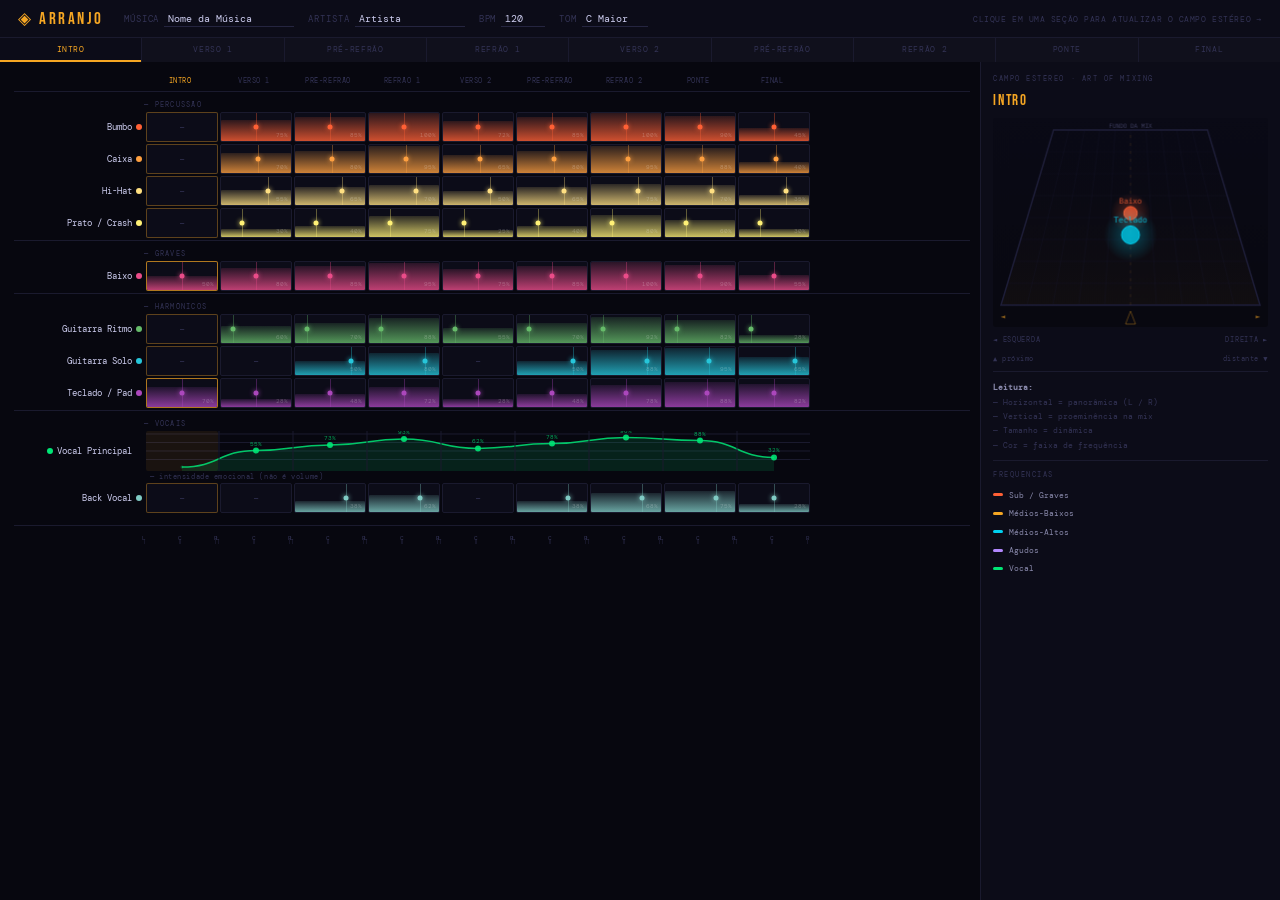
<file: src/html/arranjo_musical.html>
<!DOCTYPE html>
<html lang="pt-BR">
<head>
<meta charset="UTF-8">
<meta name="viewport" content="width=device-width, initial-scale=1.0">
<title>Diagrama de Arranjo Musical</title>
<link href="https://fonts.googleapis.com/css2?family=Bebas+Neue&family=DM+Mono:wght@300;400;500&display=swap" rel="stylesheet">
<style>
  :root {
    --bg: #07070f;
    --surface: #0c0c18;
    --surface2: #10101c;
    --border: #1a1a2e;
    --border2: #252540;
    --amber: #f5a623;
    --amber-dim: rgba(245,166,35,0.15);
    --cyan: #00d0f0;
    --text: #8888aa;
    --text-bright: #ccccee;
    --dim: #333355;
  }
  * { box-sizing: border-box; margin: 0; padding: 0; }
  body {
    background: var(--bg);
    color: var(--text);
    font-family: 'DM Mono', monospace;
    height: 100vh;
    display: flex;
    flex-direction: column;
    overflow: hidden;
  }

  /* ── HEADER ── */
  header {
    display: flex;
    align-items: center;
    gap: 20px;
    padding: 8px 18px;
    border-bottom: 1px solid var(--border);
    background: var(--surface);
    flex-shrink: 0;
  }
  .logo {
    font-family: 'Bebas Neue', sans-serif;
    font-size: 17px;
    letter-spacing: 0.15em;
    color: var(--amber);
    flex-shrink: 0;
  }
  .song-meta { display: flex; gap: 14px; align-items: center; flex-wrap: wrap; }
  .mf { display: flex; align-items: center; gap: 5px; font-size: 9px; }
  .ml { color: var(--dim); text-transform: uppercase; letter-spacing: 0.1em; }
  .mv {
    background: transparent; border: none;
    border-bottom: 1px solid var(--border2);
    color: var(--text-bright); font-family: 'DM Mono', monospace;
    font-size: 10px; padding: 1px 4px; outline: none;
    transition: border-color .2s;
  }
  .mv:focus { border-color: var(--amber); }
  .hint { margin-left: auto; font-size: 8px; color: var(--dim); letter-spacing: .07em; }

  /* ── SECTIONS BAR ── */
  .sections-bar {
    display: flex; gap: 1px; padding: 0;
    background: var(--border); flex-shrink: 0; overflow-x: auto;
  }
  .stab {
    flex: 1; min-width: 64px; padding: 6px 4px;
    text-align: center; font-size: 8px; letter-spacing: .08em; text-transform: uppercase;
    cursor: pointer; background: var(--surface2); color: var(--dim);
    transition: all .15s; border-bottom: 2px solid transparent;
    white-space: nowrap; overflow: hidden; text-overflow: ellipsis;
    user-select: none;
  }
  .stab:hover { color: var(--text); background: var(--surface); }
  .stab.active { color: var(--amber); background: var(--surface); border-bottom-color: var(--amber); }

  /* ── MAIN ── */
  .main { display: flex; flex: 1; overflow: hidden; }

  /* ── TIMELINE ── */
  .timeline-panel {
    flex: 1; overflow-y: auto; overflow-x: auto;
    padding: 14px 10px 14px 14px;
    display: flex; flex-direction: column; gap: 0;
  }

  .th-row {
    display: flex; gap: 2px; margin-bottom: 6px;
    padding-left: 130px; min-width: max-content;
  }
  .th-cell {
    width: 72px; flex-shrink: 0;
    text-align: center; font-size: 7px; letter-spacing: .08em;
    text-transform: uppercase; color: var(--dim); transition: color .15s;
  }
  .th-cell.active { color: var(--amber); }

  .grp-label {
    font-size: 7px; letter-spacing: .18em; text-transform: uppercase;
    color: var(--dim); padding: 8px 0 3px 130px; border-top: 1px solid var(--border);
    min-width: max-content;
  }
  .grp-label:first-of-type { border-top: none; }

  .inst-row {
    display: flex; align-items: center; gap: 4px;
    margin-bottom: 2px; min-width: max-content;
  }
  .inst-name {
    width: 118px; text-align: right; font-size: 9px;
    color: var(--text-bright); white-space: nowrap; flex-shrink: 0;
  }
  .inst-dot { width: 6px; height: 6px; border-radius: 50%; flex-shrink: 0; }

  .cells-track { display: flex; gap: 2px; }

  /* regular cell */
  .icell {
    width: 72px; height: 30px; flex-shrink: 0;
    border: 1px solid var(--border); border-radius: 2px;
    background: var(--surface); position: relative; overflow: hidden;
    cursor: pointer; transition: border-color .15s;
  }
  .icell:hover { border-color: var(--border2); }
  .icell.acol { border-color: rgba(245,166,35,.35); }
  .icell.acol.has-c { border-color: rgba(245,166,35,.7); }

  .dyn-bar {
    position: absolute; bottom: 0; left: 0; right: 0;
    border-radius: 1px 1px 0 0; transition: height .3s ease;
  }
  .pan-dot {
    position: absolute; width: 5px; height: 5px; border-radius: 50%;
    top: 50%; transform: translate(-50%, -50%);
    transition: left .3s ease;
  }
  .pan-vline {
    position: absolute; top: 0; bottom: 0; width: 1px; opacity: .35;
    transition: left .3s ease;
  }
  .mute-dash {
    position: absolute; inset: 0; display: flex; align-items: center;
    justify-content: center; font-size: 7px; color: var(--dim);
  }

  /* vocal cell */
  .vcell {
    width: 72px; height: 30px; flex-shrink: 0;
    border: 1px solid var(--border); border-radius: 2px;
    background: var(--surface); position: relative; overflow: hidden;
    cursor: pointer; transition: border-color .15s;
  }
  .vcell.acol { border-color: rgba(0,208,240,.5); }
  .vcell svg { width: 100%; height: 100%; display: block; }

  /* vocal intensity row (continuous curve) */
  .vocal-curve-row {
    display: flex; align-items: center; gap: 4px; margin-bottom: 2px;
    min-width: max-content;
  }
  .vocal-curve-label {
    width: 118px; text-align: right; font-size: 9px;
    color: var(--text-bright); flex-shrink: 0;
    display: flex; align-items: center; gap: 4px; justify-content: flex-end;
  }
  .vocal-curve-track {
    position: relative; height: 40px; flex: 1; min-width: 0;
  }
  .vocal-curve-track svg { display: block; }

  /* ── STEREO PANEL ── */
  .stereo-panel {
    width: 300px; flex-shrink: 0;
    border-left: 1px solid var(--border);
    background: var(--surface);
    display: flex; flex-direction: column;
    padding: 12px; gap: 8px; overflow-y: auto;
  }
  .ptitle {
    font-size: 7px; letter-spacing: .22em; text-transform: uppercase;
    color: var(--dim);
  }
  .sec-label-big {
    font-family: 'Bebas Neue', sans-serif;
    font-size: 15px; letter-spacing: .12em; color: var(--amber);
  }
  #stereoCanvas { width: 100%; display: block; border-radius: 3px; }
  .stereo-lr {
    display: flex; justify-content: space-between;
    font-size: 7px; color: var(--dim); letter-spacing: .1em;
  }
  .stereo-dept {
    display: flex; justify-content: space-between;
    font-size: 7px; color: var(--dim); letter-spacing: .07em;
    flex-direction: column; gap: 2px;
  }
  .tip-block {
    border-top: 1px solid var(--border); padding-top: 8px;
    font-size: 8px; color: var(--dim); line-height: 1.8;
  }
  .tip-block strong { color: var(--text); }
  .freq-legend { display: flex; flex-direction: column; gap: 4px; }
  .freq-item { display: flex; align-items: center; gap: 6px; font-size: 8px; color: var(--text); }
  .freq-pill { width: 10px; height: 3px; border-radius: 2px; flex-shrink: 0; }

  ::-webkit-scrollbar { width: 3px; height: 3px; }
  ::-webkit-scrollbar-track { background: transparent; }
  ::-webkit-scrollbar-thumb { background: var(--border2); border-radius: 2px; }
</style>
</head>
<body>

<header>
  <div class="logo">◈ ARRANJO</div>
  <div class="song-meta">
    <div class="mf"><span class="ml">Música</span><input class="mv" style="width:130px" value="Nome da Música"></div>
    <div class="mf"><span class="ml">Artista</span><input class="mv" style="width:110px" value="Artista"></div>
    <div class="mf"><span class="ml">BPM</span><input class="mv" style="width:44px" value="120"></div>
    <div class="mf"><span class="ml">Tom</span><input class="mv" style="width:66px" value="C Maior"></div>
  </div>
  <div class="hint">CLIQUE EM UMA SEÇÃO PARA ATUALIZAR O CAMPO ESTÉREO →</div>
</header>

<div class="sections-bar" id="sectionsBar"></div>

<div class="main">
  <div class="timeline-panel" id="timelinePanel"></div>
  <div class="stereo-panel">
    <div class="ptitle">Campo Estéreo · Art of Mixing</div>
    <div class="sec-label-big" id="stereoLabel">INTRO</div>
    <canvas id="stereoCanvas" width="276" height="210"></canvas>
    <div class="stereo-lr"><span>◄ ESQUERDA</span><span>DIREITA ►</span></div>
    <div style="font-size:7px;color:var(--dim);letter-spacing:.07em;display:flex;justify-content:space-between;margin-top:2px">
      <span>▲ próximo</span><span>distante ▼</span>
    </div>
    <div class="tip-block">
      <strong>Leitura:</strong><br>
      — Horizontal = panorâmica (L / R)<br>
      — Vertical = proeminência na mix<br>
      — Tamanho = dinâmica<br>
      — Cor = faixa de frequência
    </div>
    <div class="tip-block">
      <div class="ptitle" style="margin-bottom:6px">Frequências</div>
      <div class="freq-legend">
        <div class="freq-item"><div class="freq-pill" style="background:#ff6035"></div>Sub / Graves</div>
        <div class="freq-item"><div class="freq-pill" style="background:#f5a623"></div>Médios-Baixos</div>
        <div class="freq-item"><div class="freq-pill" style="background:#00d0f0"></div>Médios-Altos</div>
        <div class="freq-item"><div class="freq-pill" style="background:#b388ff"></div>Agudos</div>
        <div class="freq-item"><div class="freq-pill" style="background:#00e676"></div>Vocal</div>
      </div>
    </div>
  </div>
</div>

<script>
// ────────────────────────────────────────────────────
// DATA
// ────────────────────────────────────────────────────
const SECTIONS = [
  'Intro','Verso 1','Pré-Refrão','Refrão 1',
  'Verso 2','Pré-Refrão','Refrão 2','Ponte','Final'
];

// pan: -1 (hard L) → 0 (center) → +1 (hard R)
// dyn: 0 (mudo) → 1 (pleno)
// prom: 0 (fundo da mix) → 1 (frente/protagonista) — para profundidade no campo estéreo

const GROUPS = [
  { label: 'Percussão', instruments: [
    { id:'kick', name:'Bumbo', color:'#ff6035', freq:'sub', data:[
      {pan:0,   dyn:0,    prom:0   },
      {pan:0,   dyn:0.75, prom:0.72},
      {pan:0,   dyn:0.85, prom:0.8 },
      {pan:0,   dyn:1.0,  prom:0.9 },
      {pan:0,   dyn:0.72, prom:0.68},
      {pan:0,   dyn:0.85, prom:0.8 },
      {pan:0,   dyn:1.0,  prom:0.95},
      {pan:0,   dyn:0.9,  prom:0.85},
      {pan:0,   dyn:0.45, prom:0.4 },
    ]},
    { id:'snare', name:'Caixa', color:'#ffa040', freq:'low-mid', data:[
      {pan:0.05,dyn:0,    prom:0   },
      {pan:0.05,dyn:0.7,  prom:0.65},
      {pan:0.05,dyn:0.8,  prom:0.75},
      {pan:0.05,dyn:0.95, prom:0.88},
      {pan:0.05,dyn:0.65, prom:0.6 },
      {pan:0.05,dyn:0.8,  prom:0.75},
      {pan:0.05,dyn:0.95, prom:0.9 },
      {pan:0.05,dyn:0.88, prom:0.82},
      {pan:0.05,dyn:0.4,  prom:0.38},
    ]},
    { id:'hihat', name:'Hi-Hat', color:'#ffe082', freq:'high', data:[
      {pan:0.35, dyn:0,    prom:0   },
      {pan:0.35, dyn:0.55, prom:0.38},
      {pan:0.35, dyn:0.65, prom:0.48},
      {pan:0.35, dyn:0.7,  prom:0.58},
      {pan:0.35, dyn:0.5,  prom:0.35},
      {pan:0.35, dyn:0.65, prom:0.48},
      {pan:0.35, dyn:0.75, prom:0.62},
      {pan:0.35, dyn:0.7,  prom:0.58},
      {pan:0.35, dyn:0.35, prom:0.28},
    ]},
    { id:'crash', name:'Prato / Crash', color:'#fff176', freq:'high', data:[
      {pan:-0.4, dyn:0,    prom:0   },
      {pan:-0.4, dyn:0.3,  prom:0.2 },
      {pan:-0.4, dyn:0.4,  prom:0.3 },
      {pan:-0.4, dyn:0.75, prom:0.62},
      {pan:-0.4, dyn:0.25, prom:0.18},
      {pan:-0.4, dyn:0.4,  prom:0.3 },
      {pan:-0.4, dyn:0.8,  prom:0.68},
      {pan:-0.4, dyn:0.6,  prom:0.5 },
      {pan:-0.4, dyn:0.3,  prom:0.22},
    ]},
  ]},
  { label: 'Graves', instruments: [
    { id:'bass', name:'Baixo', color:'#ea4c89', freq:'sub', data:[
      {pan:0, dyn:0.5,  prom:0.45},
      {pan:0, dyn:0.8,  prom:0.78},
      {pan:0, dyn:0.85, prom:0.83},
      {pan:0, dyn:0.95, prom:0.92},
      {pan:0, dyn:0.75, prom:0.72},
      {pan:0, dyn:0.85, prom:0.83},
      {pan:0, dyn:1.0,  prom:0.98},
      {pan:0, dyn:0.9,  prom:0.88},
      {pan:0, dyn:0.55, prom:0.5 },
    ]},
  ]},
  { label: 'Harmônicos', instruments: [
    { id:'gtr_r', name:'Guitarra Ritmo', color:'#66bb6a', freq:'high-mid', data:[
      {pan:-0.65,dyn:0,   prom:0   },
      {pan:-0.65,dyn:0.6, prom:0.5 },
      {pan:-0.65,dyn:0.7, prom:0.6 },
      {pan:-0.65,dyn:0.88,prom:0.78},
      {pan:-0.65,dyn:0.55,prom:0.45},
      {pan:-0.65,dyn:0.7, prom:0.6 },
      {pan:-0.65,dyn:0.92,prom:0.82},
      {pan:-0.65,dyn:0.82,prom:0.72},
      {pan:-0.65,dyn:0.28,prom:0.22},
    ]},
    { id:'gtr_l', name:'Guitarra Solo', color:'#26c6da', freq:'high-mid', data:[
      {pan:0.6,  dyn:0,    prom:0   },
      {pan:0.6,  dyn:0,    prom:0   },
      {pan:0.6,  dyn:0.5,  prom:0.4 },
      {pan:0.6,  dyn:0.8,  prom:0.7 },
      {pan:0.6,  dyn:0,    prom:0   },
      {pan:0.6,  dyn:0.5,  prom:0.4 },
      {pan:0.6,  dyn:0.88, prom:0.78},
      {pan:0.25, dyn:0.95, prom:0.9 },
      {pan:0.6,  dyn:0.65, prom:0.55},
    ]},
    { id:'keys', name:'Teclado / Pad', color:'#ab47bc', freq:'high-mid', data:[
      {pan:0.0,  dyn:0.7,  prom:0.58},
      {pan:0.0,  dyn:0.28, prom:0.22},
      {pan:0.0,  dyn:0.48, prom:0.38},
      {pan:0.0,  dyn:0.72, prom:0.62},
      {pan:0.0,  dyn:0.28, prom:0.22},
      {pan:0.0,  dyn:0.48, prom:0.38},
      {pan:0.0,  dyn:0.78, prom:0.68},
      {pan:0.2,  dyn:0.88, prom:0.8 },
      {pan:0.0,  dyn:0.82, prom:0.75},
    ]},
  ]},
  { label: 'Vocais', instruments: [
    {
      id:'vocal', name:'Vocal Principal', color:'#00e676', freq:'vocal',
      isVocal: true,
      data:[
        {pan:0, dyn:0,    intensity:0   },
        {pan:0, dyn:0.72, intensity:0.55},
        {pan:0, dyn:0.82, intensity:0.73},
        {pan:0, dyn:0.92, intensity:0.93},
        {pan:0, dyn:0.67, intensity:0.62},
        {pan:0, dyn:0.82, intensity:0.78},
        {pan:0, dyn:0.95, intensity:0.98},
        {pan:0, dyn:0.88, intensity:0.88},
        {pan:0, dyn:0.38, intensity:0.32},
      ]
    },
    { id:'bv', name:'Back Vocal', color:'#80cbc4', freq:'high', data:[
      {pan:0.0,  dyn:0,    prom:0   },
      {pan:0.0,  dyn:0,    prom:0   },
      {pan:0.45, dyn:0.38, prom:0.3 },
      {pan:0.45, dyn:0.62, prom:0.52},
      {pan:0.0,  dyn:0,    prom:0   },
      {pan:0.45, dyn:0.38, prom:0.3 },
      {pan:0.45, dyn:0.68, prom:0.58},
      {pan:0.45, dyn:0.75, prom:0.65},
      {pan:0.0,  dyn:0.28, prom:0.22},
    ]},
  ]},
];

const ALL_INSTS = GROUPS.flatMap(g => g.instruments);

// ────────────────────────────────────────────────────
// STATE
// ────────────────────────────────────────────────────
let activeSection = 0;

// ────────────────────────────────────────────────────
// SECTIONS BAR
// ────────────────────────────────────────────────────
function buildSectionsBar() {
  const bar = document.getElementById('sectionsBar');
  SECTIONS.forEach((sec, i) => {
    const t = document.createElement('div');
    t.className = 'stab' + (i === 0 ? ' active' : '');
    t.textContent = sec;
    t.addEventListener('click', () => { activeSection = i; updateActive(); });
    bar.appendChild(t);
  });
}

// ────────────────────────────────────────────────────
// TIMELINE
// ────────────────────────────────────────────────────
function buildTimeline() {
  const panel = document.getElementById('timelinePanel');

  // Header row
  const hrow = document.createElement('div');
  hrow.className = 'th-row';
  SECTIONS.forEach((s, i) => {
    const c = document.createElement('div');
    c.className = 'th-cell' + (i === 0 ? ' active' : '');
    c.dataset.si = i;
    c.textContent = s;
    hrow.appendChild(c);
  });
  panel.appendChild(hrow);

  // Vocal principal: continuous intensity curve across ALL sections
  // (rendered separately as a wide SVG before the group label)
  // We'll render it inside the Vocais group below

  GROUPS.forEach(group => {
    const gl = document.createElement('div');
    gl.className = 'grp-label';
    gl.textContent = '— ' + group.label;
    panel.appendChild(gl);

    group.instruments.forEach(inst => {
      if (inst.isVocal) {
        // ── Vocal Principal: special curve row ──
        const crow = document.createElement('div');
        crow.className = 'vocal-curve-row';

        const lbl = document.createElement('div');
        lbl.className = 'vocal-curve-label';
        lbl.innerHTML = `<span style="display:inline-block;width:6px;height:6px;border-radius:50%;background:${inst.color};flex-shrink:0"></span>${inst.name}`;
        crow.appendChild(lbl);

        const dot2 = document.createElement('div');
        dot2.style.cssText = 'width:6px;height:6px;border-radius:50%;flex-shrink:0';
        crow.appendChild(dot2);

        // Build continuous SVG intensity curve
        const N = SECTIONS.length;
        const cellW = 72, gap = 2;
        const totalW = N * cellW + (N - 1) * gap;
        const H = 40;

        const container = document.createElement('div');
        container.style.cssText = `position:relative;height:${H}px;flex-shrink:0`;

        const svg = document.createElementNS('http://www.w3.org/2000/svg', 'svg');
        svg.setAttribute('width', totalW);
        svg.setAttribute('height', H);
        svg.setAttribute('xmlns', 'http://www.w3.org/2000/svg');

        // Grid lines at 25%, 50%, 75%
        [0.25, 0.5, 0.75, 1].forEach(v => {
          const y = H - v * (H - 6) - 3;
          const gl2 = document.createElementNS('http://www.w3.org/2000/svg', 'line');
          gl2.setAttribute('x1', 0); gl2.setAttribute('x2', totalW);
          gl2.setAttribute('y1', y); gl2.setAttribute('y2', y);
          gl2.setAttribute('stroke', '#1a1a2e'); gl2.setAttribute('stroke-width', 1);
          svg.appendChild(gl2);
        });

        // Active section highlight
        const highlight = document.createElementNS('http://www.w3.org/2000/svg', 'rect');
        highlight.setAttribute('y', 0); highlight.setAttribute('height', H);
        highlight.setAttribute('fill', 'rgba(245,166,35,0.08)');
        highlight.setAttribute('rx', 2);
        highlight.id = 'vcHighlight';
        svg.appendChild(highlight);

        // Build points: center of each section cell + bezier through them
        function getX(i) { return i * (cellW + gap) + cellW / 2; }
        function getY(v) { return H - 4 - v * (H - 10); }

        const pts = inst.data.map((d, i) => ({ x: getX(i), y: getY(d.intensity) }));

        // Smooth bezier path
        let d = `M ${pts[0].x},${pts[0].y}`;
        for (let i = 0; i < pts.length - 1; i++) {
          const mx = (pts[i].x + pts[i + 1].x) / 2;
          d += ` C ${mx},${pts[i].y} ${mx},${pts[i + 1].y} ${pts[i + 1].x},${pts[i + 1].y}`;
        }

        // Fill below
        const fill = document.createElementNS('http://www.w3.org/2000/svg', 'path');
        fill.setAttribute('d', d + ` L ${pts[N-1].x},${H} L ${pts[0].x},${H} Z`);
        fill.setAttribute('fill', inst.color);
        fill.setAttribute('opacity', '0.12');
        svg.appendChild(fill);

        // Stroke
        const stroke = document.createElementNS('http://www.w3.org/2000/svg', 'path');
        stroke.setAttribute('d', d);
        stroke.setAttribute('fill', 'none');
        stroke.setAttribute('stroke', inst.color);
        stroke.setAttribute('stroke-width', '1.5');
        stroke.setAttribute('opacity', '0.85');
        svg.appendChild(stroke);

        // Dots at each section
        pts.forEach((p, i) => {
          const dot = document.createElementNS('http://www.w3.org/2000/svg', 'circle');
          dot.setAttribute('cx', p.x); dot.setAttribute('cy', p.y);
          dot.setAttribute('r', inst.data[i].intensity > 0 ? 3 : 1.5);
          dot.setAttribute('fill', inst.color);
          dot.setAttribute('opacity', inst.data[i].intensity > 0 ? '0.9' : '0.3');
          svg.appendChild(dot);

          // Intensity label
          if (inst.data[i].intensity > 0) {
            const pct = Math.round(inst.data[i].intensity * 100);
            const lbl2 = document.createElementNS('http://www.w3.org/2000/svg', 'text');
            lbl2.setAttribute('x', p.x);
            lbl2.setAttribute('y', p.y - 5);
            lbl2.setAttribute('text-anchor', 'middle');
            lbl2.setAttribute('font-size', '6');
            lbl2.setAttribute('fill', inst.color);
            lbl2.setAttribute('opacity', '0.7');
            lbl2.textContent = pct + '%';
            svg.appendChild(lbl2);
          }
        });

        // Section dividers
        for (let i = 1; i < N; i++) {
          const x = i * (cellW + gap) - gap / 2;
          const vl = document.createElementNS('http://www.w3.org/2000/svg', 'line');
          vl.setAttribute('x1', x); vl.setAttribute('x2', x);
          vl.setAttribute('y1', 0); vl.setAttribute('y2', H);
          vl.setAttribute('stroke', '#1a1a2e'); vl.setAttribute('stroke-width', 1);
          svg.appendChild(vl);
        }

        container.appendChild(svg);
        crow.appendChild(container);
        panel.appendChild(crow);

        // Intensity sub-label
        const sub = document.createElement('div');
        sub.style.cssText = 'padding-left:136px;font-size:7px;color:var(--dim);letter-spacing:.08em;margin-bottom:2px;margin-top:-1px;min-width:max-content';
        sub.textContent = '— intensidade emocional (não é volume)';
        panel.appendChild(sub);

      } else {
        // ── Regular instrument row ──
        const row = document.createElement('div');
        row.className = 'inst-row';

        const nameEl = document.createElement('div');
        nameEl.className = 'inst-name';
        nameEl.textContent = inst.name;
        row.appendChild(nameEl);

        const dotEl = document.createElement('div');
        dotEl.className = 'inst-dot';
        dotEl.style.background = inst.color;
        row.appendChild(dotEl);

        const track = document.createElement('div');
        track.className = 'cells-track';

        SECTIONS.forEach((sec, i) => {
          const d = inst.data[i];
          const muted = d.dyn === 0;
          const cell = document.createElement('div');
          cell.className = 'icell' + (i === 0 ? ' acol' : '') + (!muted ? ' has-c' : '');
          cell.dataset.si = i;
          cell.dataset.iid = inst.id;

          if (!muted) {
            // Dynamic bar
            const bar = document.createElement('div');
            bar.className = 'dyn-bar';
            bar.style.height = (d.dyn * 100) + '%';
            bar.style.background = `linear-gradient(to top, ${inst.color}cc, ${inst.color}22)`;
            cell.appendChild(bar);

            // Pan vertical line
            const pct = ((d.pan + 1) / 2 * 100);
            const vl = document.createElement('div');
            vl.className = 'pan-vline';
            vl.style.left = pct + '%';
            vl.style.background = inst.color;
            cell.appendChild(vl);

            // Pan dot
            const pd = document.createElement('div');
            pd.className = 'pan-dot';
            pd.style.left = pct + '%';
            pd.style.background = inst.color;
            pd.style.boxShadow = `0 0 5px ${inst.color}`;
            cell.appendChild(pd);

            // Dynamic label
            const dl = document.createElement('div');
            dl.style.cssText = 'position:absolute;bottom:2px;right:3px;font-size:6px;color:rgba(255,255,255,.25)';
            dl.textContent = Math.round(d.dyn * 100) + '%';
            cell.appendChild(dl);
          } else {
            const md = document.createElement('div');
            md.className = 'mute-dash';
            md.textContent = '—';
            cell.appendChild(md);
          }

          cell.addEventListener('click', () => { activeSection = i; updateActive(); });
          track.appendChild(cell);
        });

        row.appendChild(track);
        panel.appendChild(row);
      }
    });
  });

  // Pan ruler row at bottom
  const prrow = document.createElement('div');
  prrow.style.cssText = 'display:flex;gap:2px;padding-left:130px;margin-top:10px;border-top:1px solid var(--border);padding-top:8px;min-width:max-content';
  SECTIONS.forEach((_, i) => {
    const rc = document.createElement('div');
    rc.style.cssText = 'width:72px;flex-shrink:0;height:10px;position:relative;display:flex;align-items:center';
    // L C R ticks
    ['L', 'C', 'R'].forEach((lbl, j) => {
      const tick = document.createElement('span');
      tick.style.cssText = `position:absolute;font-size:6px;color:var(--dim);letter-spacing:.06em;top:0;transform:translateX(-50%)`;
      tick.style.left = (j * 50) + '%';
      tick.textContent = lbl;
      rc.appendChild(tick);
    });
    // Tick marks
    const svg = document.createElementNS('http://www.w3.org/2000/svg', 'svg');
    svg.setAttribute('width', '72'); svg.setAttribute('height', '10');
    [0, 50, 100].forEach(x => {
      const tl = document.createElementNS('http://www.w3.org/2000/svg', 'line');
      tl.setAttribute('x1', x * 0.72); tl.setAttribute('x2', x * 0.72);
      tl.setAttribute('y1', 5); tl.setAttribute('y2', 10);
      tl.setAttribute('stroke', '#252540'); tl.setAttribute('stroke-width', 1);
      svg.appendChild(tl);
    });
    rc.appendChild(svg);
    prrow.appendChild(rc);
  });
  panel.appendChild(prrow);
}

// ────────────────────────────────────────────────────
// STEREO FIELD CANVAS (Art of Mixing style)
// ────────────────────────────────────────────────────
const FCOLORS = {
  'sub':      '#ff6035',
  'low-mid':  '#f5a623',
  'high-mid': '#00d0f0',
  'high':     '#b388ff',
  'vocal':    '#00e676',
};

function lerp(a, b, t) { return a + (b - a) * t; }

function drawStereo(si) {
  const canvas = document.getElementById('stereoCanvas');
  const ctx = canvas.getContext('2d');
  const W = canvas.width, H = canvas.height;

  ctx.clearRect(0, 0, W, H);

  // Background gradient
  const bgGrad = ctx.createLinearGradient(0, 0, 0, H);
  bgGrad.addColorStop(0, '#0a0a16');
  bgGrad.addColorStop(1, '#080810');
  ctx.fillStyle = bgGrad;
  ctx.fillRect(0, 0, W, H);

  // Stage trapezoid definition
  const nL = 8, nR = W - 8;          // near (bottom) left/right
  const fL = W * 0.22, fR = W * 0.78; // far (top) left/right
  const yNear = H - 22, yFar = 12;

  // Floor depth gradient
  const floorGrad = ctx.createLinearGradient(0, yFar, 0, yNear);
  floorGrad.addColorStop(0, 'rgba(10,10,30,0)');
  floorGrad.addColorStop(1, 'rgba(245,166,35,0.04)');
  ctx.beginPath();
  ctx.moveTo(nL, yNear); ctx.lineTo(fL, yFar);
  ctx.lineTo(fR, yFar); ctx.lineTo(nR, yNear);
  ctx.closePath();
  ctx.fillStyle = floorGrad;
  ctx.fill();

  // Perspective grid (horizontal depth lines)
  const nDepth = 8;
  for (let i = 0; i <= nDepth; i++) {
    const t = i / nDepth;
    const y = lerp(yNear, yFar, t);
    const xl = lerp(nL, fL, t), xr = lerp(nR, fR, t);
    ctx.beginPath();
    ctx.moveTo(xl, y); ctx.lineTo(xr, y);
    const a = 0.15 - t * 0.08;
    ctx.strokeStyle = `rgba(40,40,80,${a > 0 ? a : 0.04})`;
    ctx.lineWidth = 1;
    ctx.stroke();
  }

  // Vertical perspective lines (left-right)
  const nVert = 10;
  for (let i = 0; i <= nVert; i++) {
    const t = i / nVert;
    const xN = lerp(nL, nR, t), xF = lerp(fL, fR, t);
    ctx.beginPath();
    ctx.moveTo(xN, yNear); ctx.lineTo(xF, yFar);
    ctx.strokeStyle = 'rgba(30,30,60,0.2)';
    ctx.lineWidth = 1;
    ctx.stroke();
  }

  // Stage outline
  ctx.beginPath();
  ctx.moveTo(nL, yNear); ctx.lineTo(fL, yFar);
  ctx.lineTo(fR, yFar); ctx.lineTo(nR, yNear);
  ctx.closePath();
  ctx.strokeStyle = '#1e1e38';
  ctx.lineWidth = 1.5;
  ctx.stroke();

  // Center dashed line
  ctx.beginPath();
  ctx.moveTo(W / 2, yNear); ctx.lineTo(W / 2, yFar);
  ctx.strokeStyle = 'rgba(245,166,35,0.12)';
  ctx.lineWidth = 1;
  ctx.setLineDash([3, 5]);
  ctx.stroke();
  ctx.setLineDash([]);

  // Speaker markers
  ctx.fillStyle = 'rgba(245,166,35,0.5)';
  ctx.font = '8px DM Mono,monospace';
  ctx.textAlign = 'center';
  // Left speaker
  ctx.fillText('◄', nL + 2, yNear + 14);
  // Right speaker
  ctx.fillText('►', nR - 2, yNear + 14);

  // Listener triangle
  const lx = W / 2, ly = yNear + 14;
  ctx.beginPath();
  ctx.moveTo(lx, yNear + 6);
  ctx.lineTo(lx - 5, ly + 5);
  ctx.lineTo(lx + 5, ly + 5);
  ctx.closePath();
  ctx.strokeStyle = 'rgba(245,166,35,0.35)';
  ctx.lineWidth = 1;
  ctx.stroke();

  // "FAR" label
  ctx.fillStyle = 'rgba(80,80,120,0.7)';
  ctx.font = '6px DM Mono,monospace';
  ctx.textAlign = 'center';
  ctx.fillText('FUNDO DA MIX', W / 2, yFar - 2);

  // Draw instruments
  ALL_INSTS.forEach(inst => {
    const d = inst.data[si];
    if (!d) return;
    const dyn = d.dyn || 0;
    const prom = inst.isVocal ? (d.intensity || 0) : (d.prom || 0);
    if (dyn === 0 && prom === 0) return;

    // Perspective mapping
    const depth = prom; // 1=near, 0=far
    const t = 1 - depth; // t=0 near, t=1 far (for lerp)

    const y = lerp(yNear, yFar + 8, t);
    const xl = lerp(nL, fL, t), xr = lerp(nR, fR, t);
    const panT = (d.pan + 1) / 2;
    const x = lerp(xl, xr, panT);

    const baseR = 5 + dyn * 10;
    const r = baseR * lerp(1, 0.4, t);

    const color = FCOLORS[inst.freq] || '#ffffff';

    // Outer glow
    const grd = ctx.createRadialGradient(x, y, 0, x, y, r * 3);
    grd.addColorStop(0, color + '50');
    grd.addColorStop(1, color + '00');
    ctx.beginPath();
    ctx.arc(x, y, r * 3, 0, Math.PI * 2);
    ctx.fillStyle = grd;
    ctx.fill();

    // Dot
    ctx.beginPath();
    ctx.arc(x, y, r, 0, Math.PI * 2);
    ctx.fillStyle = color + 'bb';
    ctx.fill();
    ctx.strokeStyle = color;
    ctx.lineWidth = 1;
    ctx.stroke();

    // Label
    const fs = Math.max(6, lerp(9, 6.5, t));
    ctx.font = `${fs}px DM Mono,monospace`;
    ctx.textAlign = 'center';
    ctx.fillStyle = color;
    ctx.globalAlpha = lerp(1, 0.6, t);
    const shortName = inst.name.split(' ')[0];
    ctx.fillText(shortName, x, y - r - 3);
    ctx.globalAlpha = 1;
  });
}

// ────────────────────────────────────────────────────
// UPDATE ACTIVE
// ────────────────────────────────────────────────────
function updateActive() {
  // Section tabs
  document.querySelectorAll('.stab').forEach((t, i) => {
    t.classList.toggle('active', i === activeSection);
  });

  // Timeline header
  document.querySelectorAll('.th-cell').forEach(c => {
    c.classList.toggle('active', parseInt(c.dataset.si) === activeSection);
  });

  // Instrument cells
  document.querySelectorAll('.icell').forEach(c => {
    const i = parseInt(c.dataset.si);
    const iid = c.dataset.iid;
    const inst = ALL_INSTS.find(x => x.id === iid);
    const muted = inst && inst.data[i].dyn === 0;
    c.classList.toggle('acol', i === activeSection);
    if (!muted) c.classList.toggle('has-c', true);
  });

  // Vocal curve highlight
  const vc = document.getElementById('vcHighlight');
  if (vc) {
    const cellW = 72, gap = 2;
    vc.setAttribute('x', activeSection * (cellW + gap));
    vc.setAttribute('width', cellW);
  }

  // Stereo label
  document.getElementById('stereoLabel').textContent = SECTIONS[activeSection].toUpperCase();

  // Redraw stereo
  drawStereo(activeSection);
}

// ────────────────────────────────────────────────────
// INIT
// ────────────────────────────────────────────────────
buildSectionsBar();
buildTimeline();
drawStereo(0);

// Highlight vocal section on load
const vc0 = document.getElementById('vcHighlight');
if (vc0) { vc0.setAttribute('x', 0); vc0.setAttribute('width', 72); }
</script>
</body>
</html>
</file>
